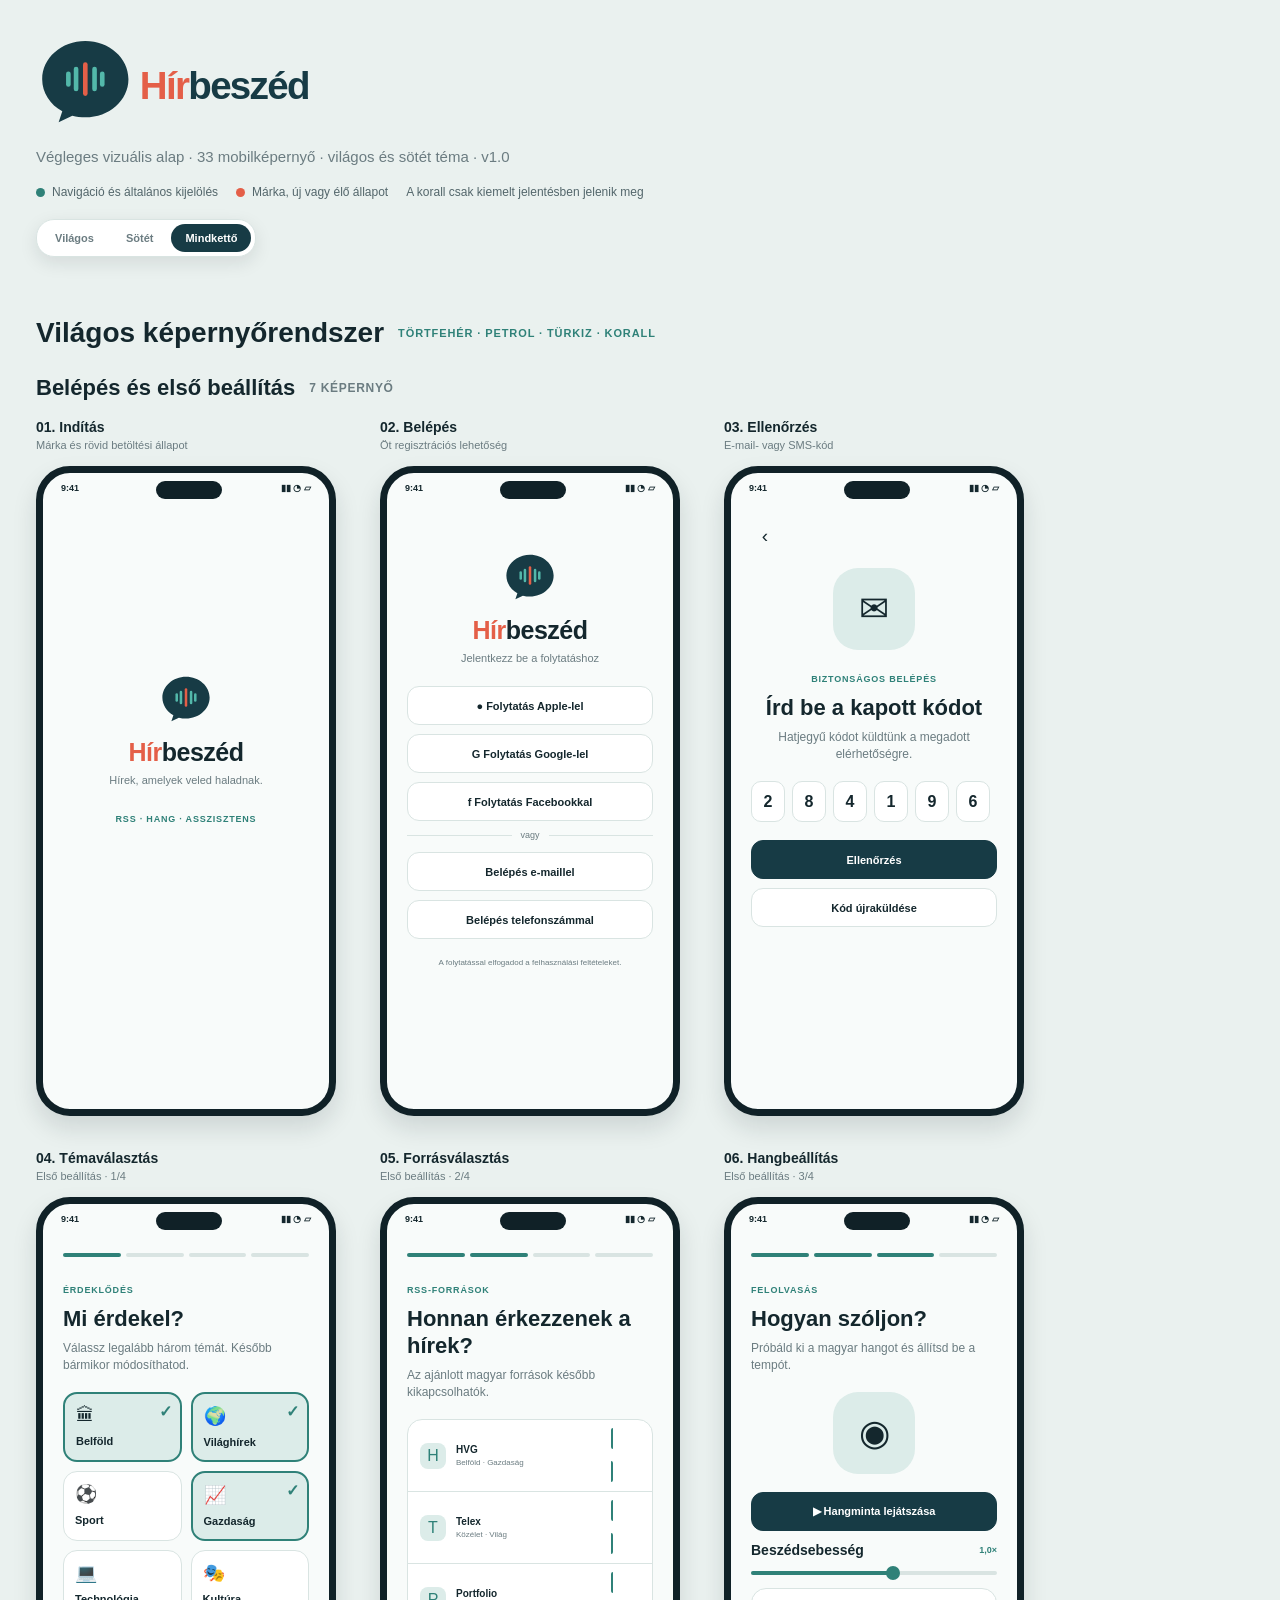
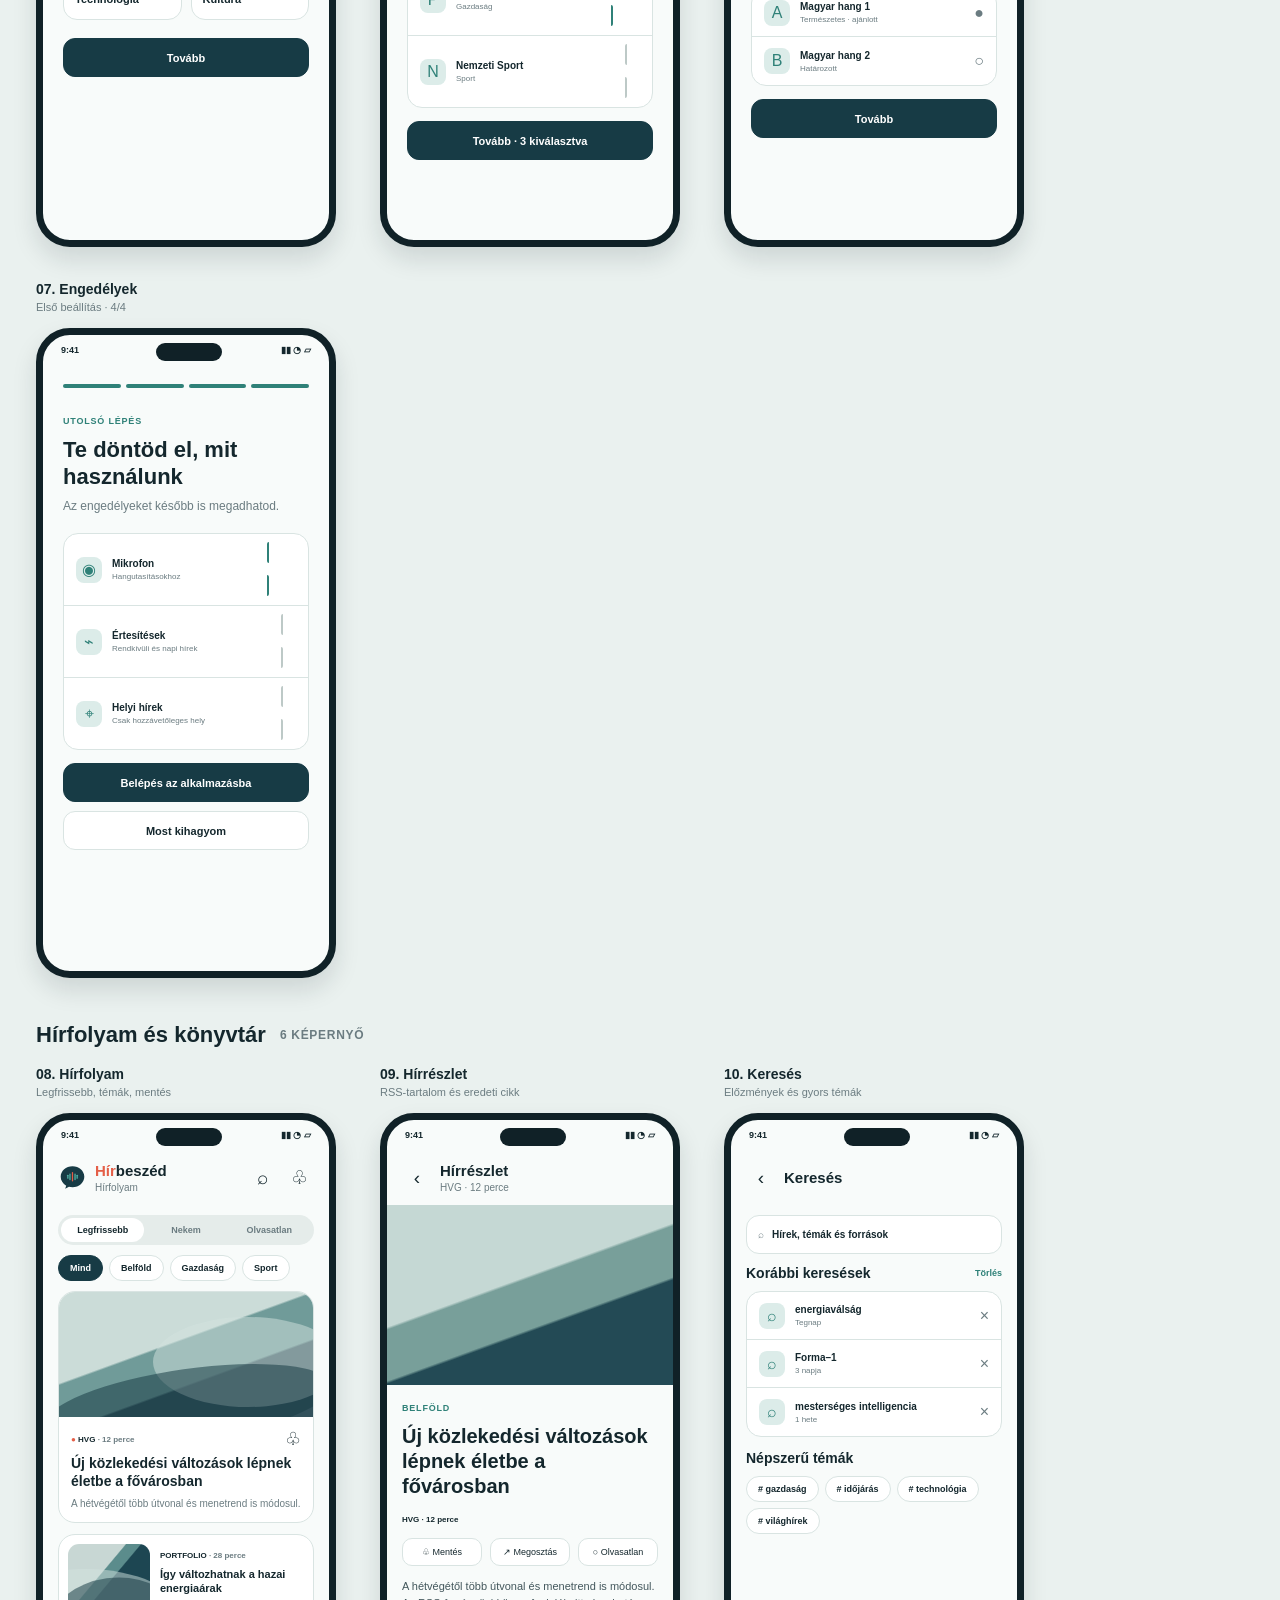
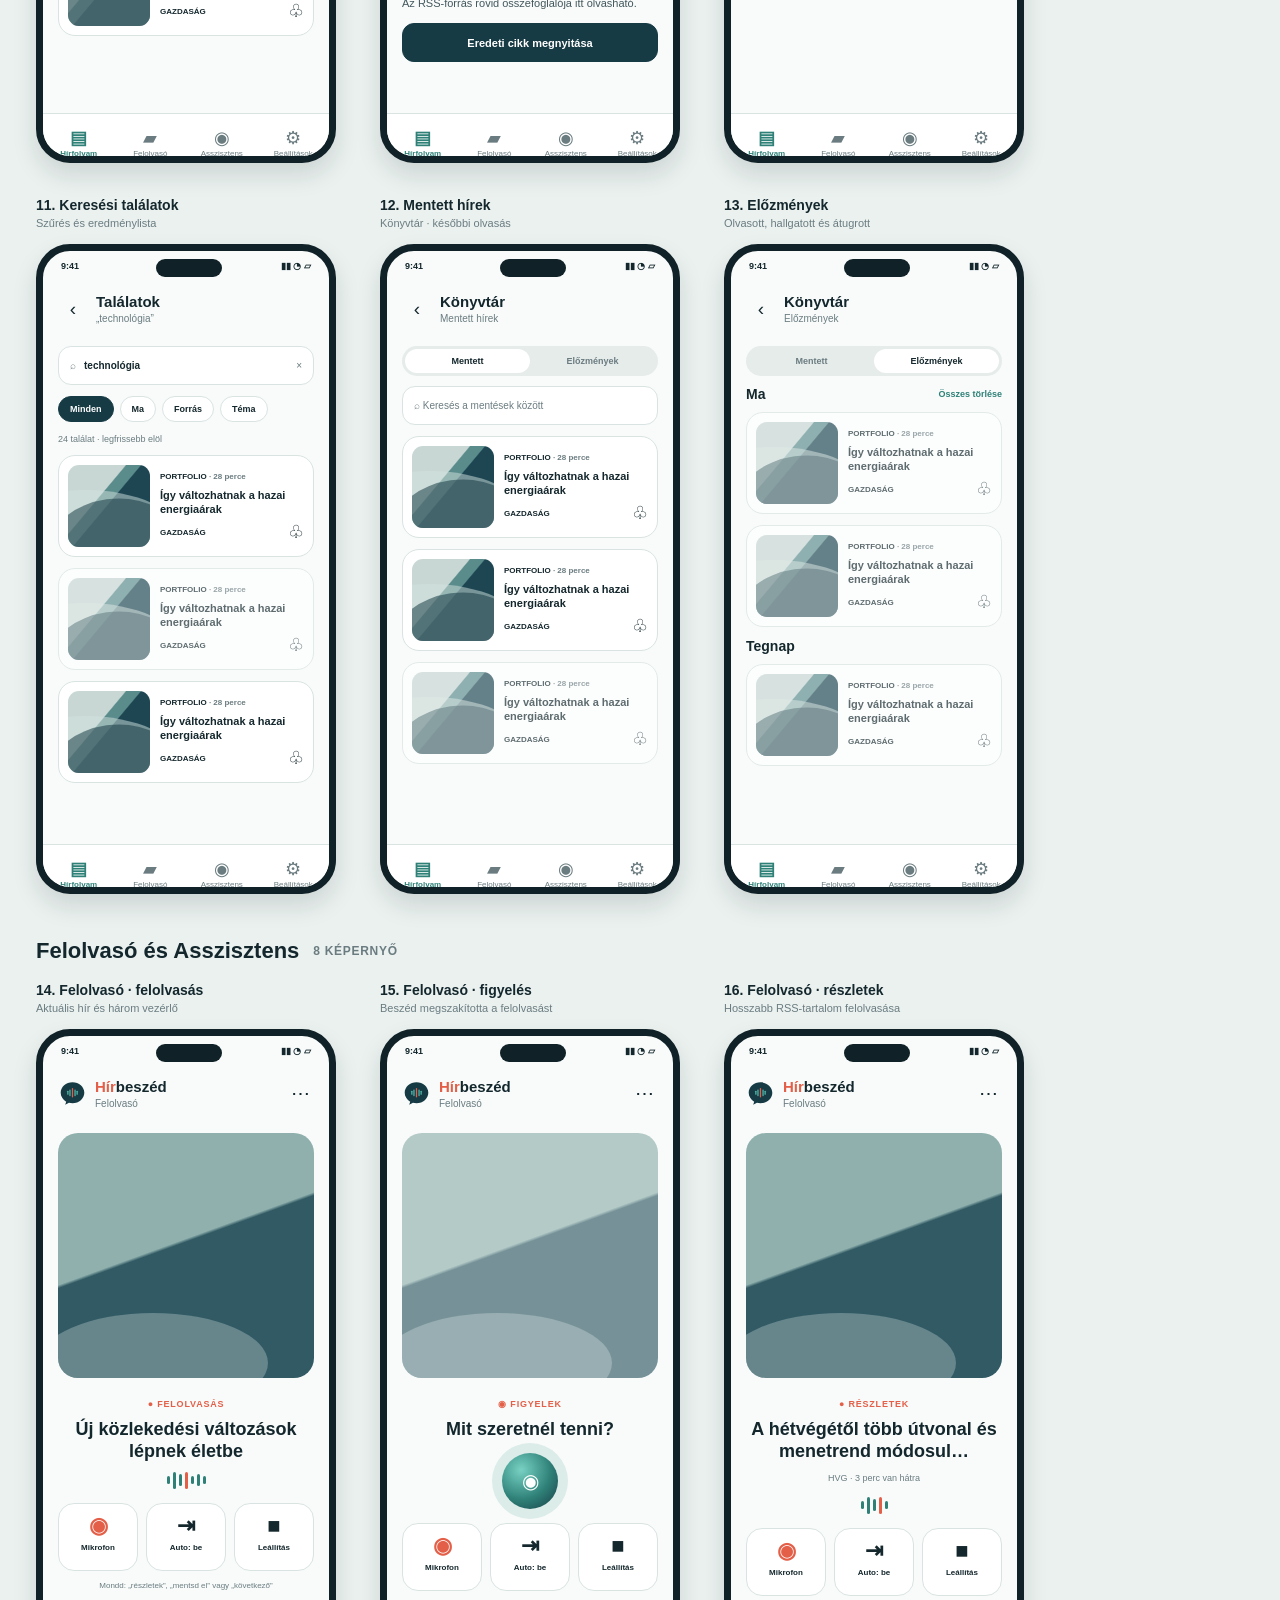
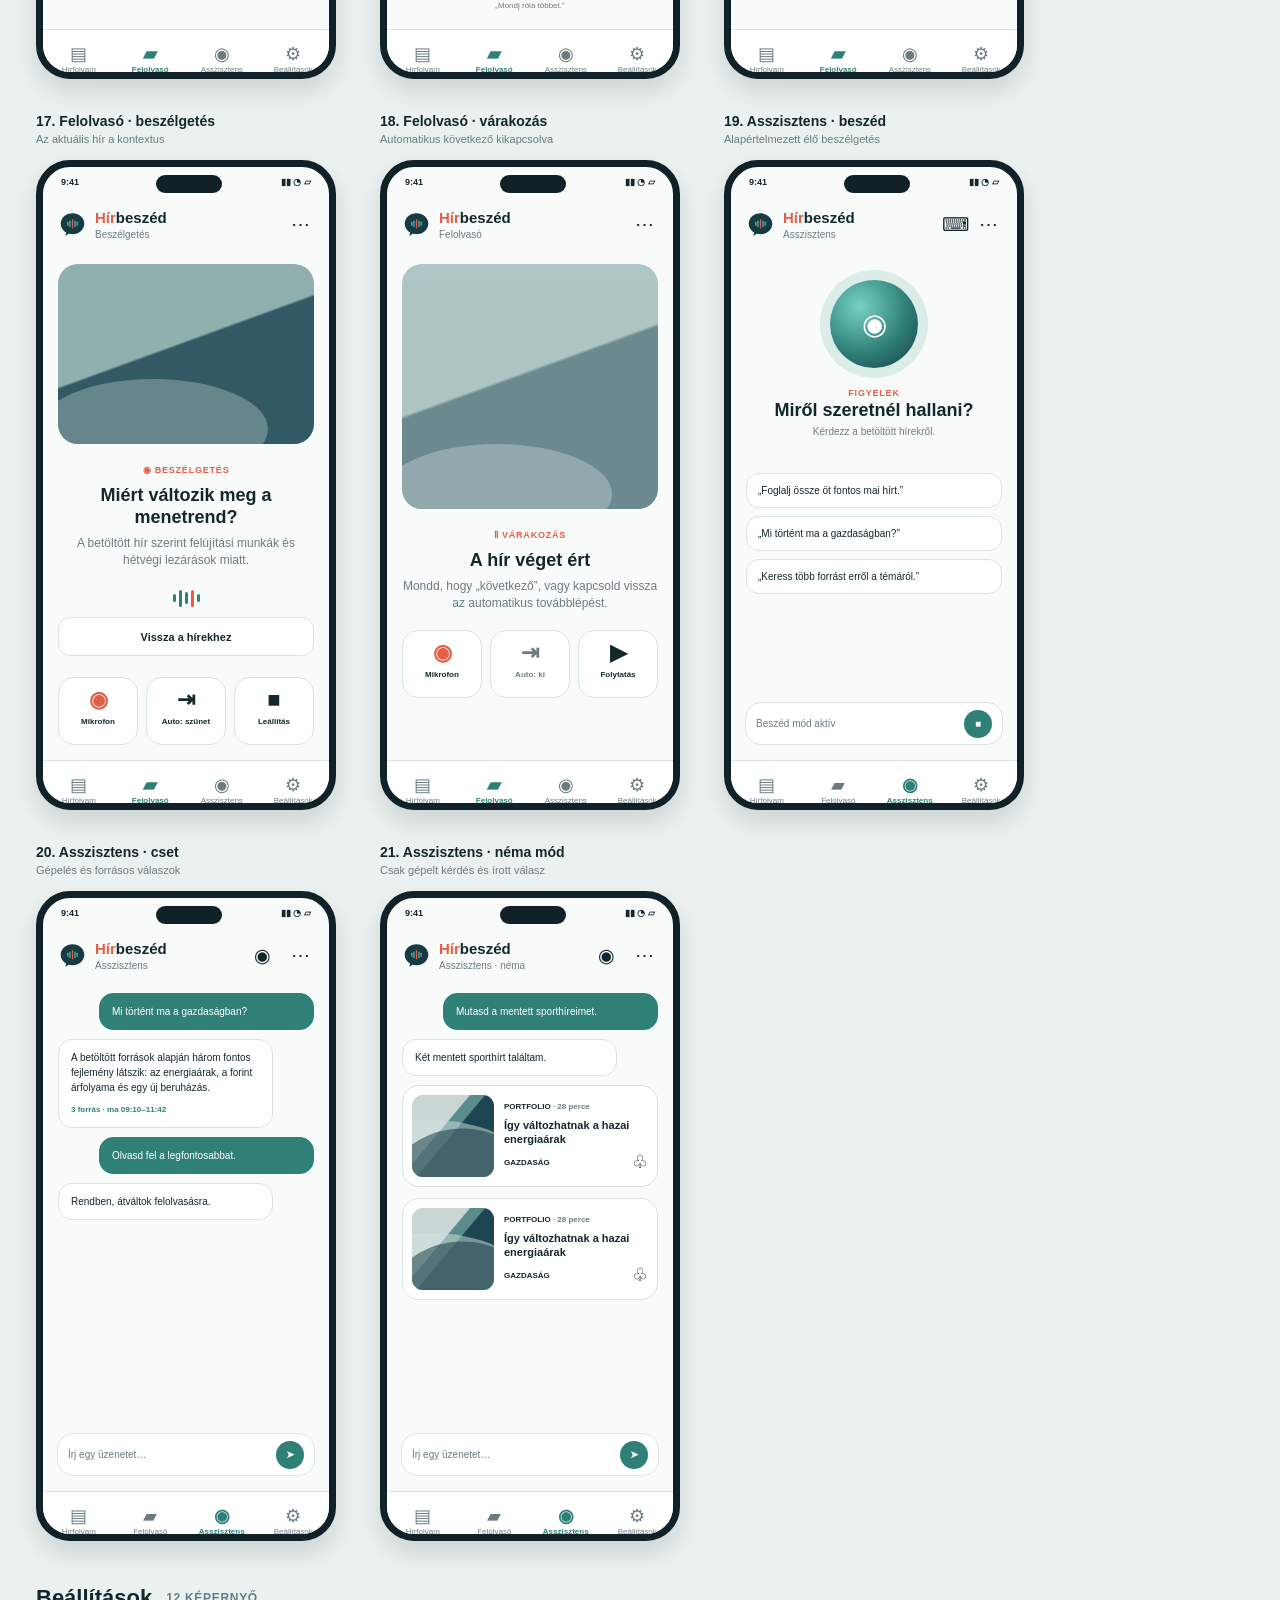
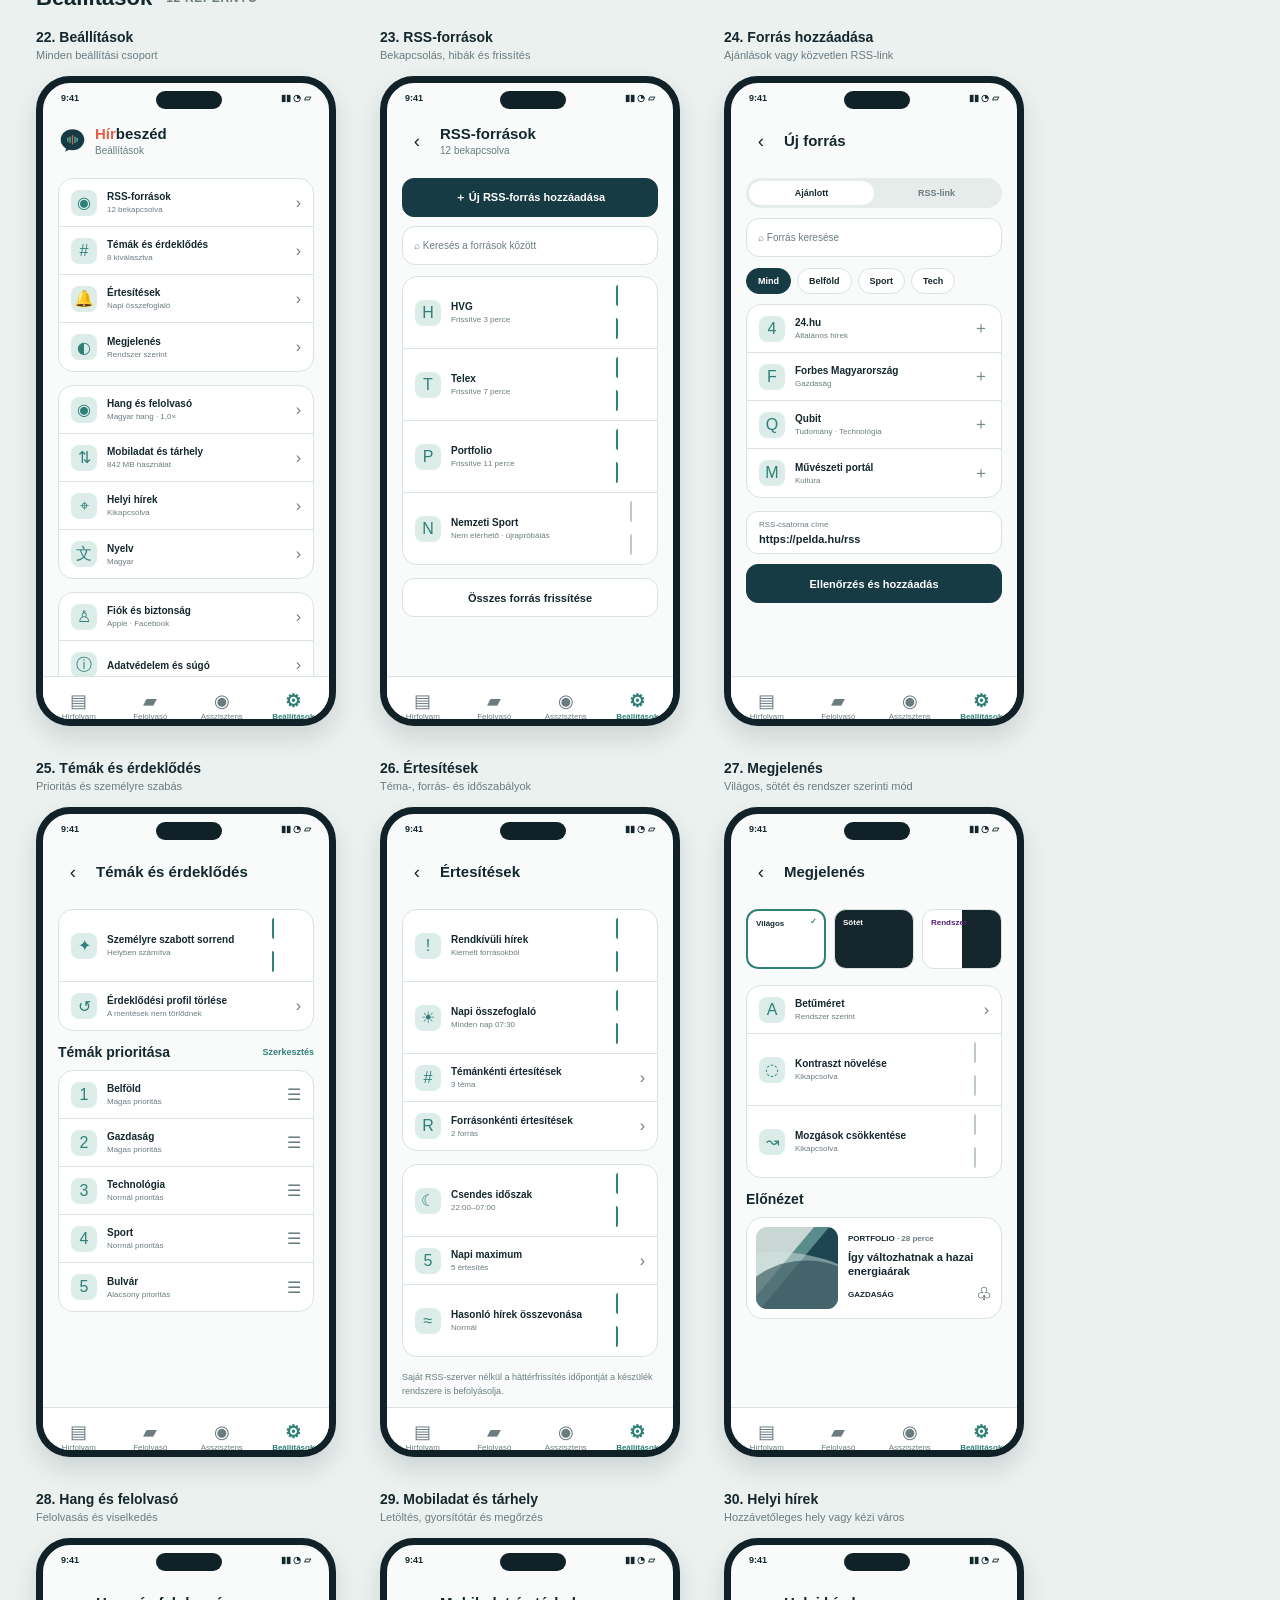
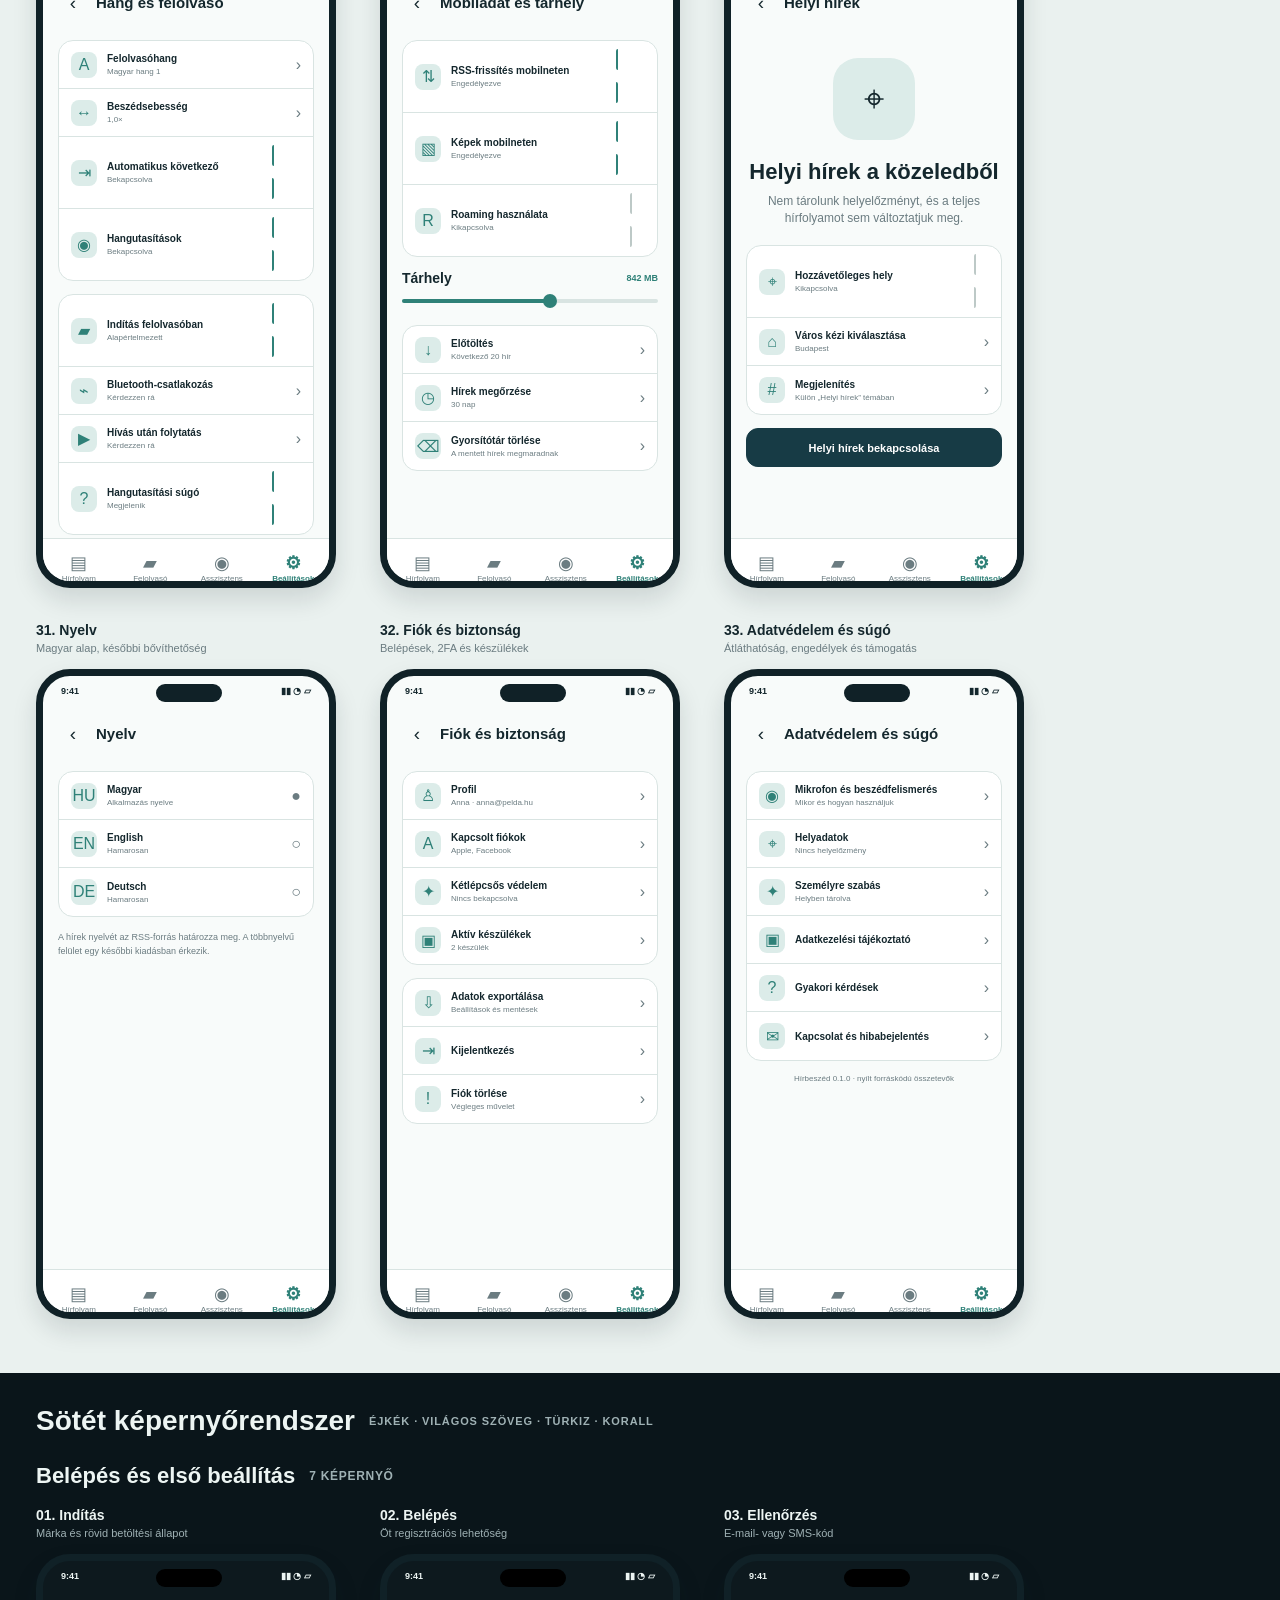
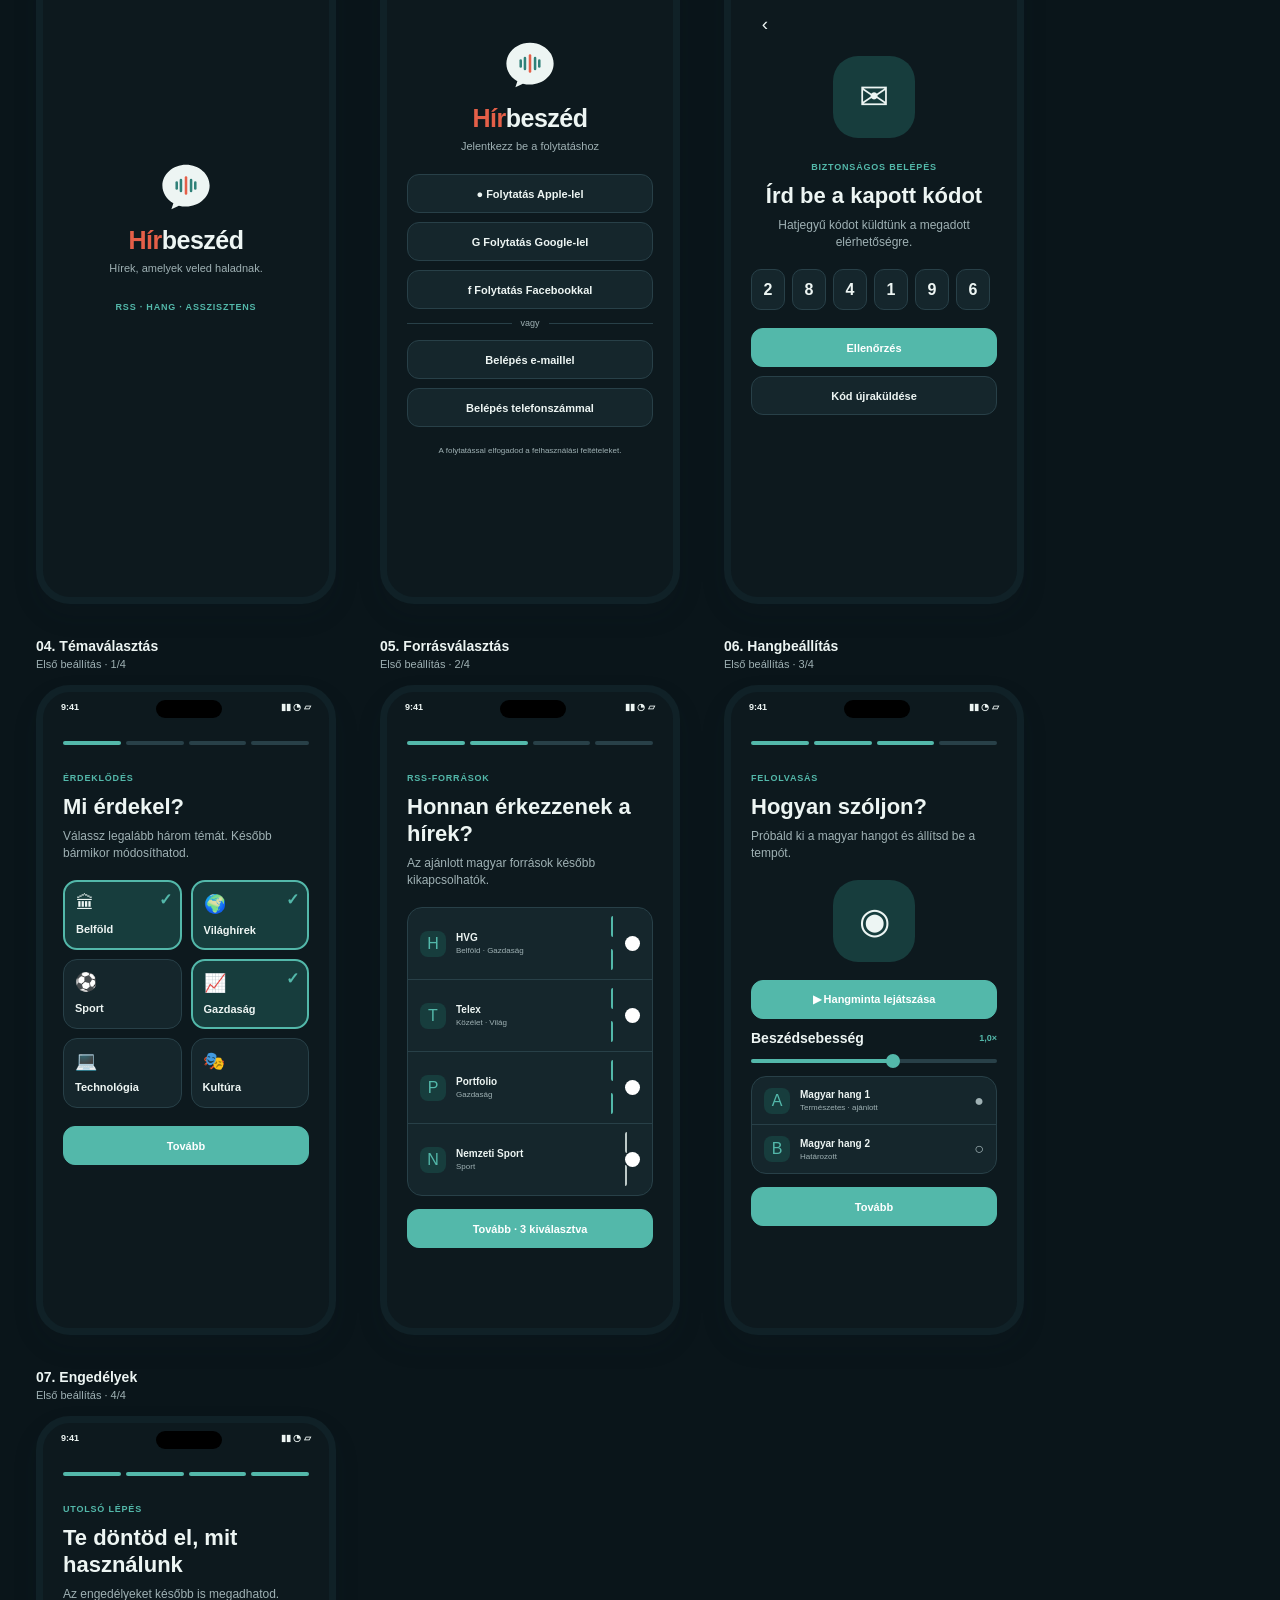
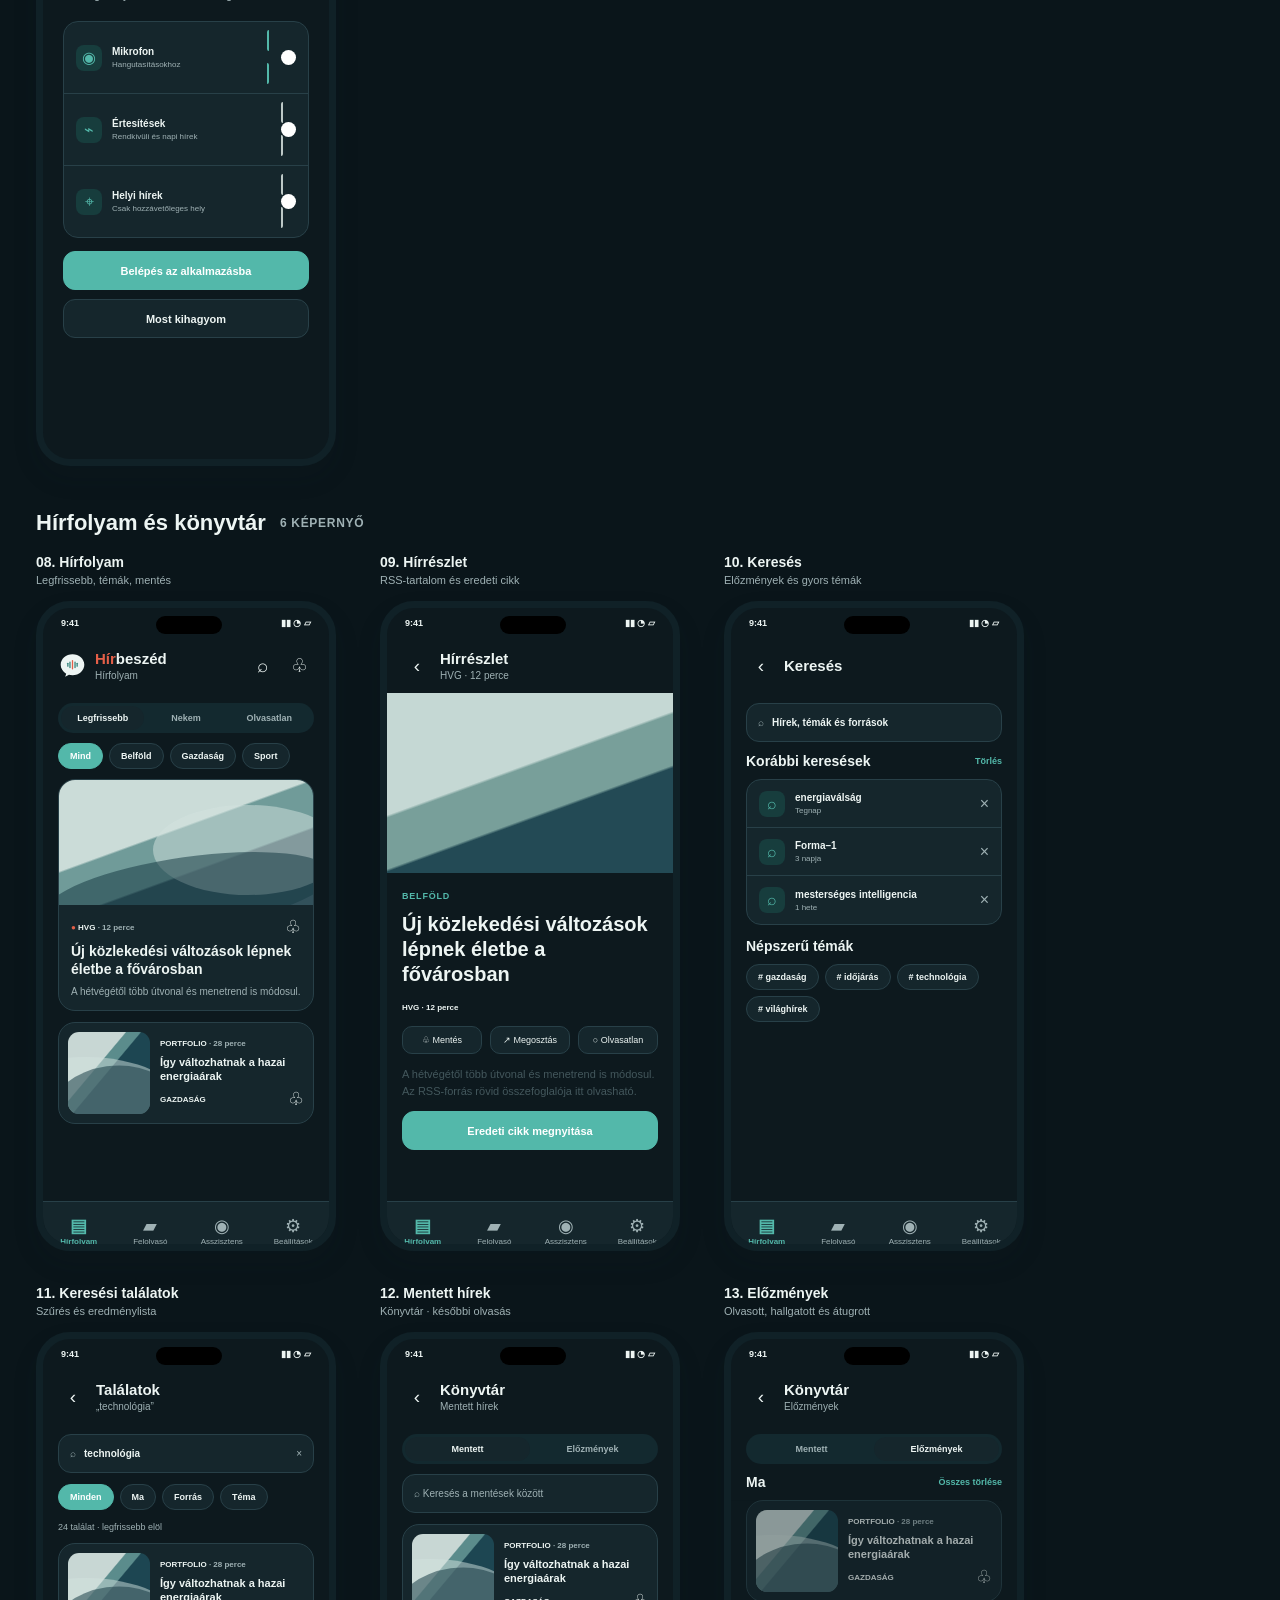
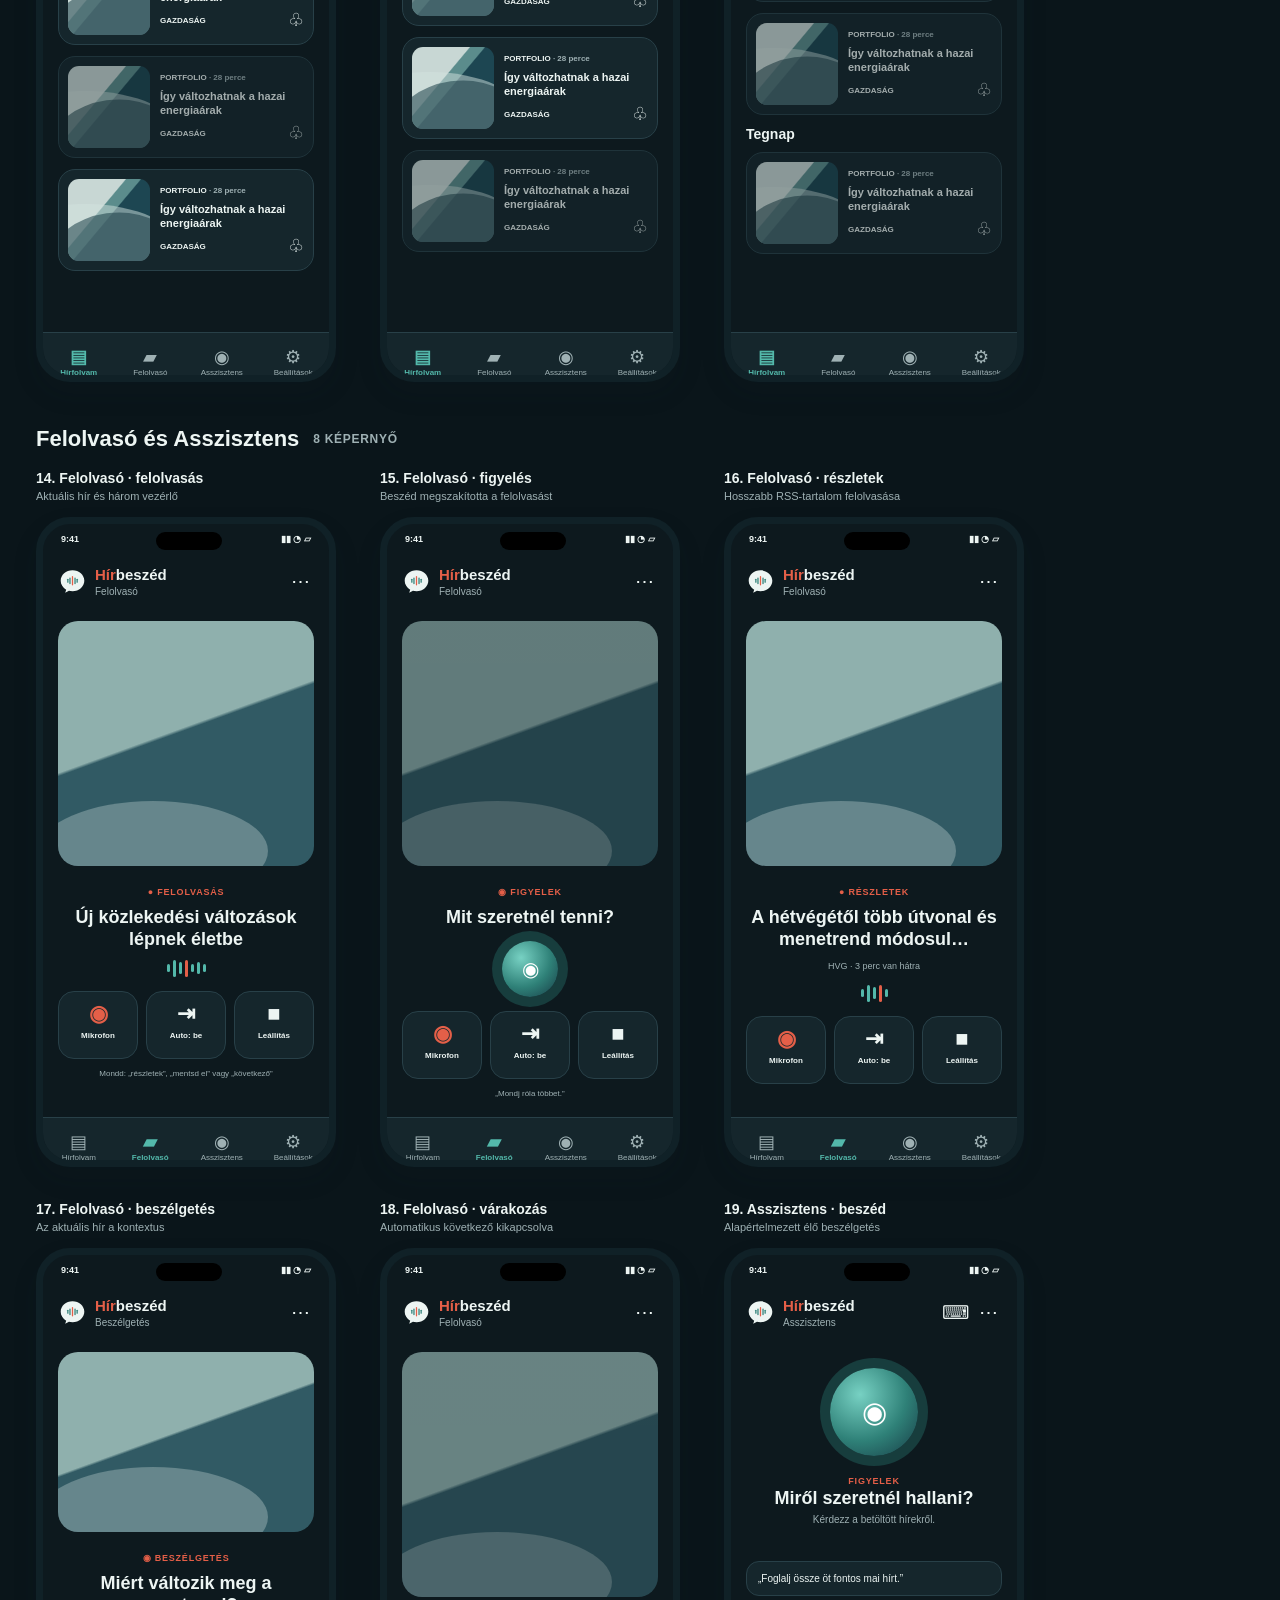
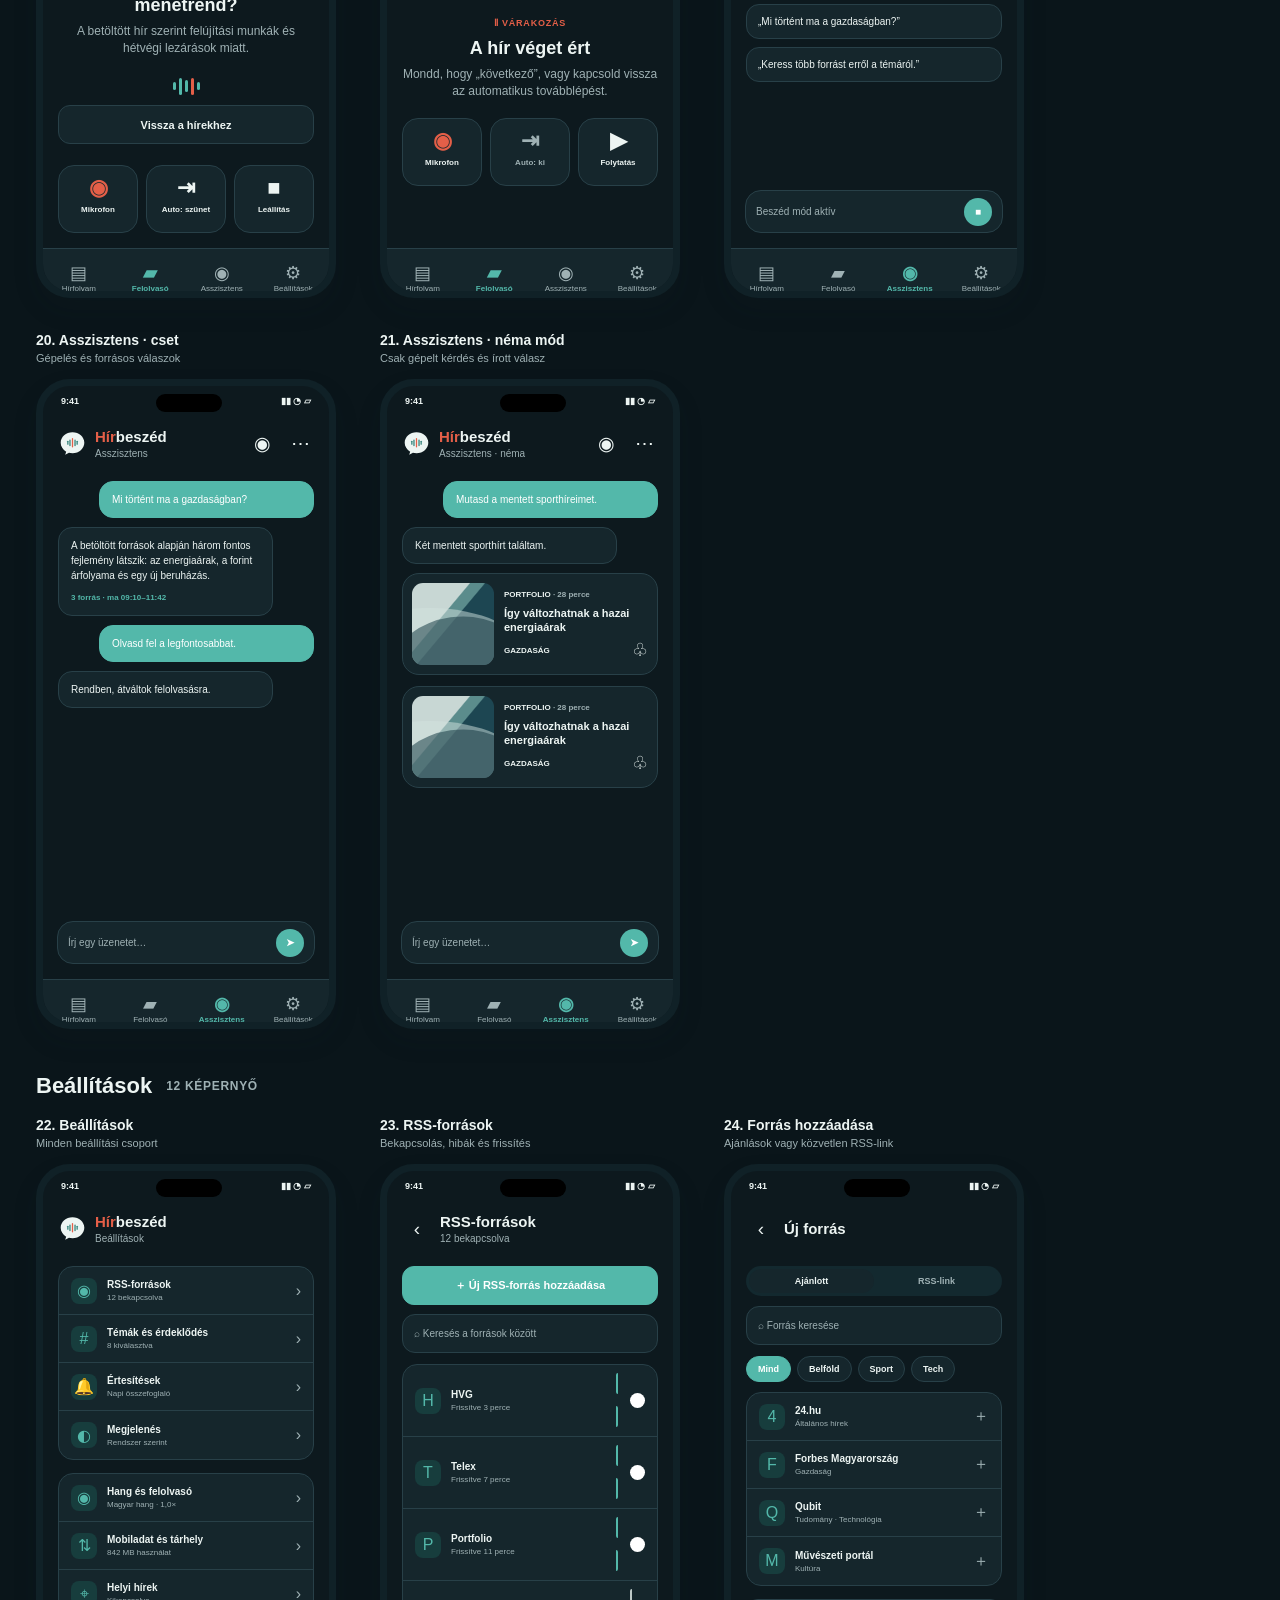
<file: docs/wireframes/osszes-oldal.html>
<!doctype html>
<html lang="hu">
<head>
  <meta charset="utf-8">
  <meta name="viewport" content="width=device-width,initial-scale=1">
  <title>Hírbeszéd – végleges képernyőrendszer</title>
  <style>
    :root {
      --canvas:#eaf1ef; --ink:#14272d; --muted:#6b7c81; --line:#d9e4e2;
      --paper:#f8fbfa; --card:#fff; --petrol:#173b45; --teal:#2f8178;
      --teal-soft:#dcece9; --coral:#e45f48; --amber:#e6a43b;
    }
    *{box-sizing:border-box} body{margin:0;background:var(--canvas);color:var(--ink);font-family:Inter,Segoe UI,Arial,sans-serif}
    .page-head{max-width:1800px;margin:0 auto;padding:36px 36px 28px}.page-brand{width:360px;height:auto;display:block;margin-bottom:12px}.page-head p{margin:0;color:var(--muted);font-size:15px}
    .legend{display:flex;gap:18px;flex-wrap:wrap;margin-top:20px}.legend span{display:flex;align-items:center;gap:7px;font-size:12px;color:#53666b}.dot{width:9px;height:9px;border-radius:50%;background:var(--teal)}
    .theme-picker{position:sticky;top:12px;z-index:20;display:inline-flex;gap:4px;margin-top:20px;padding:4px;border-radius:18px;background:#fff;border:1px solid var(--line);box-shadow:0 6px 18px rgba(16,33,39,.1)}.theme-picker button{border:0;border-radius:14px;background:transparent;color:var(--muted);padding:8px 14px;font-size:11px;font-weight:750;cursor:pointer}.theme-picker button.on{background:var(--petrol);color:#fff}.theme-board{padding:32px 0 10px}.theme-board[hidden]{display:none}.board-head{max-width:1800px;margin:0 auto 26px;padding:0 36px;display:flex;align-items:center;gap:14px}.board-head h2{font-size:28px;margin:0}.board-head span{font-size:11px;font-weight:800;letter-spacing:.9px;color:var(--teal)}.dark-board{background:#0a151a}.dark-board .board-head h2,.dark-board .group-title b,.dark-board .screen-label b{color:#EDF5F3}.dark-board .board-head span,.dark-board .group-title span,.dark-board .screen-label span{color:#9FB1B4}
    .group{max-width:1800px;margin:0 auto 44px;padding:0 36px}.group-title{display:flex;align-items:center;gap:14px;margin:0 0 18px}.group-title b{font-size:22px}.group-title span{font-size:12px;color:var(--muted);letter-spacing:.7px;text-transform:uppercase}
    .grid{display:grid;grid-template-columns:repeat(5,300px);gap:34px 44px;align-items:start}.screen-wrap{width:300px}.screen-label{height:47px}.screen-label b{display:block;font-size:14px}.screen-label span{display:block;font-size:11px;color:var(--muted);margin-top:4px}
    .phone{position:relative;width:300px;height:650px;border:7px solid #102127;border-radius:34px;background:var(--paper);overflow:hidden;box-shadow:0 12px 24px rgba(16,33,39,.13)}
    .phone.dark{--paper:#0d191e;--card:#15262c;--ink:#edf5f3;--muted:#9fb1b4;--line:#284048;--petrol:#53b8aa;--teal:#53b8aa;--teal-soft:#173d3d;background:var(--paper);color:var(--ink)}
    .status{height:27px;padding:10px 18px 0;display:flex;justify-content:space-between;font-size:9px;font-weight:750}.island{position:absolute;top:8px;left:113px;width:66px;height:18px;border-radius:12px;background:#102127}.dark .island{background:#000}
    .appbar{height:58px;padding:10px 16px 7px;display:flex;align-items:center;gap:9px}.brandmark{width:27px;height:27px;color:transparent;display:grid;place-items:center;font-size:0;background:transparent url('../../assets/brand/hirbeszed-mark-light.svg') center/contain no-repeat}.dark .brandmark{background-image:url('../../assets/brand/hirbeszed-mark-dark.svg')}.titles{min-width:0;flex:1}.titles h2{font-size:15px;line-height:17px;margin:0}.titles h2 .coral,.brandword .coral{color:var(--coral)}.titles p{font-size:10px;margin:3px 0 0;color:var(--muted)}
    .icon{width:28px;height:28px;border:0;background:transparent;color:var(--ink);display:grid;place-items:center;font-size:19px}.content{height:508px;padding:10px 15px 18px;overflow:hidden}.no-nav .content{height:558px}.auth .content{height:600px;padding:22px 20px}.bottom{height:57px;border-top:1px solid var(--line);background:var(--card);display:grid;grid-template-columns:repeat(4,1fr);align-items:center}.navitem{text-align:center;color:var(--muted);font-size:8px}.navitem i{display:block;font-style:normal;font-size:18px;line-height:22px}.navitem.active{color:var(--teal);font-weight:800}
    .hero-brand{text-align:center;padding:28px 0 22px}.hero-brand .brandmark{margin:0 auto 12px;width:54px;height:54px}.hero-brand h1{margin:0;font-size:25px}.hero-brand p{font-size:11px;color:var(--muted);margin:7px 0 0}.brandword{font-weight:780;letter-spacing:-.5px}.eyebrow{font-size:9px;font-weight:800;letter-spacing:.8px;color:var(--teal);text-transform:uppercase}.h1{font-size:22px;line-height:27px;margin:8px 0}.lead{font-size:12px;line-height:17px;color:var(--muted);margin:0 0 18px}
    .btn{width:100%;height:39px;border-radius:12px;border:1px solid var(--line);background:var(--card);color:var(--ink);font-weight:750;font-size:11px;margin:0 0 9px}.btn.primary{background:var(--petrol);color:white;border-color:var(--petrol)}.btn.social{display:flex;align-items:center;justify-content:center;gap:10px}.btn.danger{color:#c74738;border-color:#efc4bd}.btn.small{width:auto;padding:0 15px;height:32px}
    .or{display:flex;align-items:center;gap:9px;color:var(--muted);font-size:9px;margin:7px 0 12px}.or:before,.or:after{content:"";height:1px;background:var(--line);flex:1}
    .field{height:43px;border:1px solid var(--line);background:var(--card);border-radius:12px;padding:8px 12px;margin-bottom:10px}.field label{display:block;font-size:8px;color:var(--muted)}.field span{font-size:11px;font-weight:650}.code{display:flex;gap:7px;margin:18px 0}.code b{width:34px;height:41px;background:var(--card);border:1px solid var(--line);border-radius:10px;display:grid;place-items:center}
    .progress{display:flex;gap:5px;margin-bottom:22px}.progress i{height:4px;flex:1;border-radius:3px;background:var(--line)}.progress i.on{background:var(--teal)}
    .check-grid{display:grid;grid-template-columns:1fr 1fr;gap:9px}.check{height:70px;border:1px solid var(--line);background:var(--card);border-radius:14px;padding:11px;position:relative}.check.on{border:2px solid var(--teal);background:var(--teal-soft)}.check b{font-size:11px}.check span{display:block;font-size:18px;margin-bottom:5px}.check em{position:absolute;right:8px;top:8px;font-style:normal;color:var(--teal);font-weight:900}
    .pills{display:flex;gap:6px;margin-bottom:10px;overflow:hidden}.pill{white-space:nowrap;padding:7px 11px;border-radius:14px;border:1px solid var(--line);background:var(--card);font-size:9px;font-weight:700}.pill.on{background:var(--petrol);border-color:var(--petrol);color:white}.seg{display:grid;grid-template-columns:repeat(3,1fr);background:#e5ecea;border-radius:16px;padding:3px;margin-bottom:10px}.dark .seg{background:#13292f}.seg span{text-align:center;padding:7px 2px;font-size:9px;font-weight:750;color:var(--muted)}.seg .on{background:var(--card);border-radius:13px;color:var(--ink)}
    .news{background:var(--card);border:1px solid var(--line);border-radius:17px;margin-bottom:11px;overflow:hidden}.photo{height:125px;position:relative;background:linear-gradient(145deg,#9ebcb8,#326a6c);overflow:hidden}.photo:before{content:"";position:absolute;width:190px;height:90px;border-radius:50%;background:#d3e4df80;right:-30px;top:25px}.photo:after{content:"";position:absolute;left:-15px;right:-20px;height:72px;bottom:-24px;background:#173b4588;transform:rotate(-8deg);border-radius:50%}.photo.city{background:linear-gradient(160deg,#cbdcd8 0 42%,#709b99 43% 64%,#32515b 65%)}.photo.economy{background:linear-gradient(130deg,#c8d7d4 0 38%,#5b8c8c 39% 48%,#1d4652 49%)}
    .news-body{padding:11px 12px}.meta{font-size:8px;font-weight:800}.meta .new{color:var(--coral)}.meta .time{color:var(--muted);font-weight:600}.news h3{font-size:14px;line-height:18px;margin:8px 0 7px}.news p{font-size:10px;line-height:14px;color:var(--muted);margin:0}.save{float:right;font-size:18px}.compact{display:grid;grid-template-columns:82px 1fr;gap:10px;padding:9px}.compact .photo{height:82px;border-radius:11px}.compact h3{font-size:11px;line-height:14px;margin:5px 0}.read{opacity:.67}
    .section-title{display:flex;justify-content:space-between;align-items:center;margin:2px 0 10px}.section-title h3{font-size:14px;margin:0}.section-title a{font-size:9px;color:var(--teal);font-weight:750}
    .searchbox{height:39px;border-radius:13px;background:var(--card);border:1px solid var(--line);display:flex;align-items:center;gap:8px;padding:0 11px;color:var(--muted);font-size:10px;margin-bottom:11px}.searchbox b{color:var(--ink)}
    .list{background:var(--card);border:1px solid var(--line);border-radius:15px;overflow:hidden;margin-bottom:13px}.row{min-height:48px;padding:10px 12px;border-bottom:1px solid var(--line);display:flex;align-items:center;gap:10px}.row:last-child{border-bottom:0}.row .ri{width:26px;height:26px;border-radius:8px;background:var(--teal-soft);color:var(--teal);display:grid;place-items:center}.row .rt{flex:1}.row b{font-size:10px;display:block}.row small{display:block;font-size:8px;color:var(--muted);margin-top:3px}.chev{color:var(--muted)}.toggle{width:33px;height:19px;background:#bdc9c7;border-radius:11px;padding:2px}.toggle:after{content:"";display:block;width:15px;height:15px;border-radius:50%;background:#fff}.toggle.on{background:var(--teal)}.toggle.on:after{margin-left:14px}.radio{width:17px;height:17px;border:1.5px solid var(--line);border-radius:50%}.radio.on{border:5px solid var(--teal)}
    .article-img{height:180px;margin:-10px -15px 12px;background:linear-gradient(160deg,#c5d8d4 0 43%,#789f9a 44% 62%,#234a55 63%);position:relative}.article h1{font-size:20px;line-height:25px;margin:9px 0}.article p{font-size:11px;line-height:17px;color:#43575c}.article-actions{display:flex;gap:8px;margin:12px 0}.action{flex:1;border:1px solid var(--line);border-radius:10px;padding:8px;text-align:center;font-size:9px;background:var(--card)}
    .car .content{height:508px;padding:12px 15px;background:var(--paper)}.car-photo{height:245px;border-radius:20px;background:linear-gradient(160deg,#8fb0ad 0 45%,#315a64 46%);position:relative;overflow:hidden}.car-photo:after{content:"";position:absolute;width:230px;height:100px;border-radius:50%;background:#d7e5e250;bottom:-35px;left:-20px}.car-state{text-align:center;margin:15px 0 8px}.car-state span{font-size:9px;color:var(--coral);font-weight:850;letter-spacing:.8px}.car-state h2{font-size:18px;line-height:22px;margin:7px 0}.wave{height:22px;display:flex;gap:3px;justify-content:center;align-items:center}.wave i{width:3px;height:8px;border-radius:4px;background:var(--teal)}.wave i:nth-child(2n){height:17px}.wave i:nth-child(3n){height:12px}.wave i:nth-child(4){background:var(--coral)}.car-controls{display:grid;grid-template-columns:repeat(3,1fr);gap:8px;margin-top:12px}.car-btn{height:68px;border-radius:16px;background:var(--card);border:1px solid var(--line);text-align:center;padding:9px 3px;font-size:8px;font-weight:750}.car-btn i{display:block;font-style:normal;font-size:22px;margin-bottom:4px}.car-btn:first-child i{color:var(--coral)}.car-btn.off{color:var(--muted)}.car-help{text-align:center;color:var(--muted);font-size:8px;margin-top:10px}
    .assistant-hero{text-align:center;padding:18px 0}.assistant-hero .eyebrow{color:var(--coral)}.orb{width:88px;height:88px;margin:0 auto 14px;border-radius:50%;background:radial-gradient(circle at 34% 30%,#77d1c3,#2f8178 55%,#173b45);box-shadow:0 0 0 10px var(--teal-soft);display:grid;place-items:center;color:white;font-size:29px}.assistant-hero h2{font-size:18px;margin:0 0 5px}.assistant-hero p{font-size:10px;color:var(--muted);margin:0}.suggestions{display:grid;gap:8px;margin-top:18px}.suggestion{background:var(--card);border:1px solid var(--line);border-radius:13px;padding:11px;font-size:10px}.composer{position:absolute;bottom:58px;left:14px;right:14px;height:43px;border:1px solid var(--line);border-radius:16px;background:var(--card);display:flex;align-items:center;padding:0 10px;font-size:10px;color:var(--muted)}.composer b{margin-left:auto;width:28px;height:28px;border-radius:50%;background:var(--teal);color:white;display:grid;place-items:center}.bubble{max-width:84%;padding:10px 12px;border-radius:14px;background:var(--card);border:1px solid var(--line);font-size:10px;line-height:15px;margin-bottom:9px}.bubble.me{margin-left:auto;background:var(--teal);color:#fff;border-color:var(--teal)}.source-chip{display:inline-block;margin-top:7px;font-size:8px;color:var(--teal);font-weight:750}
    .big-icon{width:82px;height:82px;border-radius:25px;background:var(--teal-soft);display:grid;place-items:center;font-size:36px;margin:18px auto}.center{text-align:center}.hint{font-size:9px;color:var(--muted);line-height:14px}.footer-note{text-align:center;color:var(--muted);font-size:8px;margin-top:10px}.palette{display:grid;grid-template-columns:repeat(3,1fr);gap:8px}.swatch{height:60px;border-radius:12px;padding:8px;font-size:8px;font-weight:750;border:1px solid var(--line);position:relative}.phone:not(.dark) .swatch.light-option,.phone.dark .swatch.dark-option{border:2px solid var(--teal)}.phone:not(.dark) .swatch.light-option:after,.phone.dark .swatch.dark-option:after{content:"✓";position:absolute;right:7px;top:6px;color:var(--teal);font-weight:900}.range{height:4px;background:var(--line);border-radius:3px;margin:13px 0;position:relative}.range:after{content:"";position:absolute;left:0;top:0;width:58%;height:4px;background:var(--teal);border-radius:3px}.range:before{content:"";position:absolute;left:55%;top:-5px;width:14px;height:14px;border-radius:50%;background:var(--teal);z-index:2}
    @media(max-width:1650px){.grid{grid-template-columns:repeat(4,300px)}}
    @media(max-width:1320px){.grid{grid-template-columns:repeat(3,300px)}}
  </style>
</head>
<body>
  <header class="page-head">
    <img class="page-brand" src="../../assets/brand/hirbeszed-logo-light.svg" alt="Hírbeszéd">
    <p>Végleges vizuális alap · 33 mobilképernyő · világos és sötét téma · v1.0</p>
    <div class="legend"><span><i class="dot"></i> Navigáció és általános kijelölés</span><span><i class="dot" style="background:var(--coral)"></i> Márka, új vagy élő állapot</span><span>A korall csak kiemelt jelentésben jelenik meg</span></div>
    <div class="theme-picker" role="group" aria-label="Témaelőnézet">
      <button type="button" data-theme="light">Világos</button>
      <button type="button" data-theme="dark">Sötét</button>
      <button type="button" data-theme="both" class="on">Mindkettő</button>
    </div>
  </header>
  <main id="app"></main>
  <script>
    const nav = (active='feed') => `<nav class="bottom">
      <div class="navitem ${active==='feed'?'active':''}"><i>▤</i>Hírfolyam</div>
      <div class="navitem ${active==='car'?'active':''}"><i>▰</i>Felolvasó</div>
      <div class="navitem ${active==='ai'?'active':''}"><i>◉</i>Asszisztens</div>
      <div class="navitem ${active==='settings'?'active':''}"><i>⚙</i>Beállítások</div></nav>`;
    const status = `<div class="status"><b>9:41</b><span>▮▮ ◔ ▱</span></div><div class="island"></div>`;
    const appbar = (section, actions='⌕ ♧') => `<header class="appbar"><div class="brandmark">Hírbeszéd</div><div class="titles"><h2><span class="coral">Hír</span>beszéd</h2><p>${section}</p></div>${actions.split(' ').filter(Boolean).map(x=>`<button class="icon">${x}</button>`).join('')}</header>`;
    const simplebar = (title, sub='') => `<header class="appbar"><button class="icon">‹</button><div class="titles"><h2>${title}</h2>${sub?`<p>${sub}</p>`:''}</div></header>`;
    const shell = (s, theme='light') => `<article class="screen-wrap"><div class="screen-label"><b>${s.n}. ${s.label}</b><span>${s.desc}</span></div><section class="phone ${theme==='dark'?'dark':''} ${s.auth?'auth no-nav':''} ${s.noNav?'no-nav':''} ${s.car?'car':''}">${status}${s.bar||''}<div class="content">${s.body}</div>${s.nav?nav(s.nav):''}</section></article>`;
    const row=(icon,title,sub='',end='›')=>`<div class="row"><span class="ri">${icon}</span><span class="rt"><b>${title}</b>${sub?`<small>${sub}</small>`:''}</span><span class="chev">${end}</span></div>`;
    const toggle=(on=true)=>`<span class="toggle ${on?'on':''}"></span>`;
    const news=(compact=false,read=false)=>compact?`<div class="news compact ${read?'read':''}"><div class="photo economy"></div><div><span class="meta">PORTFOLIO <span class="time">· 28 perce</span></span><h3>Így változhatnak a hazai energiaárak</h3><span class="meta time">GAZDASÁG</span><span class="save">♧</span></div></div>`:`<div class="news ${read?'read':''}"><div class="photo city"></div><div class="news-body"><span class="save">♧</span><span class="meta"><span class="new">●</span> HVG <span class="time">· 12 perce</span></span><h3>Új közlekedési változások lépnek életbe a fővárosban</h3><p>A hétvégétől több útvonal és menetrend is módosul.</p></div></div>`;
    const group=(title,sub,screens,theme)=>`<section class="group"><h2 class="group-title"><b>${title}</b><span>${sub}</span></h2><div class="grid">${screens.map(s=>shell(s,theme)).join('')}</div></section>`;

    const authScreens = [
      {n:'01',label:'Indítás',desc:'Márka és rövid betöltési állapot',auth:true,body:`<div class="hero-brand" style="padding-top:150px"><div class="brandmark">Hírbeszéd</div><h1 class="brandword"><span class="coral">Hír</span>beszéd</h1><p>Hírek, amelyek veled haladnak.</p></div><div class="center"><span class="eyebrow">RSS · HANG · ASSZISZTENS</span></div>`},
      {n:'02',label:'Belépés',desc:'Öt regisztrációs lehetőség',auth:true,body:`<div class="hero-brand"><div class="brandmark">Hírbeszéd</div><h1 class="brandword"><span class="coral">Hír</span>beszéd</h1><p>Jelentkezz be a folytatáshoz</p></div><button class="btn social">● Folytatás Apple-lel</button><button class="btn social">G Folytatás Google-lel</button><button class="btn social">f Folytatás Facebookkal</button><div class="or">vagy</div><button class="btn">Belépés e-maillel</button><button class="btn">Belépés telefonszámmal</button><p class="footer-note">A folytatással elfogadod a felhasználási feltételeket.</p>`},
      {n:'03',label:'Ellenőrzés',desc:'E-mail- vagy SMS-kód',auth:true,body:`<button class="icon">‹</button><div class="big-icon">✉</div><div class="center"><span class="eyebrow">Biztonságos belépés</span><h1 class="h1">Írd be a kapott kódot</h1><p class="lead">Hatjegyű kódot küldtünk a megadott elérhetőségre.</p></div><div class="code"><b>2</b><b>8</b><b>4</b><b>1</b><b>9</b><b>6</b></div><button class="btn primary">Ellenőrzés</button><button class="btn">Kód újraküldése</button>`},
      {n:'04',label:'Témaválasztás',desc:'Első beállítás · 1/4',auth:true,body:`<div class="progress"><i class="on"></i><i></i><i></i><i></i></div><span class="eyebrow">Érdeklődés</span><h1 class="h1">Mi érdekel?</h1><p class="lead">Válassz legalább három témát. Később bármikor módosíthatod.</p><div class="check-grid"><div class="check on"><span>🏛</span><b>Belföld</b><em>✓</em></div><div class="check on"><span>🌍</span><b>Világhírek</b><em>✓</em></div><div class="check"><span>⚽</span><b>Sport</b></div><div class="check on"><span>📈</span><b>Gazdaság</b><em>✓</em></div><div class="check"><span>💻</span><b>Technológia</b></div><div class="check"><span>🎭</span><b>Kultúra</b></div></div><button class="btn primary" style="margin-top:18px">Tovább</button>`},
      {n:'05',label:'Forrásválasztás',desc:'Első beállítás · 2/4',auth:true,body:`<div class="progress"><i class="on"></i><i class="on"></i><i></i><i></i></div><span class="eyebrow">RSS-források</span><h1 class="h1">Honnan érkezzenek a hírek?</h1><p class="lead">Az ajánlott magyar források később kikapcsolhatók.</p><div class="list">${row('H','HVG','Belföld · Gazdaság',toggle())}${row('T','Telex','Közélet · Világ',toggle())}${row('P','Portfolio','Gazdaság',toggle())}${row('N','Nemzeti Sport','Sport',toggle(false))}</div><button class="btn primary">Tovább · 3 kiválasztva</button>`},
      {n:'06',label:'Hangbeállítás',desc:'Első beállítás · 3/4',auth:true,body:`<div class="progress"><i class="on"></i><i class="on"></i><i class="on"></i><i></i></div><span class="eyebrow">Felolvasás</span><h1 class="h1">Hogyan szóljon?</h1><p class="lead">Próbáld ki a magyar hangot és állítsd be a tempót.</p><div class="big-icon">◉</div><button class="btn primary">▶ Hangminta lejátszása</button><div class="section-title"><h3>Beszédsebesség</h3><a>1,0×</a></div><div class="range"></div><div class="list">${row('A','Magyar hang 1','Természetes · ajánlott','●')}${row('B','Magyar hang 2','Határozott','○')}</div><button class="btn primary">Tovább</button>`},
      {n:'07',label:'Engedélyek',desc:'Első beállítás · 4/4',auth:true,body:`<div class="progress"><i class="on"></i><i class="on"></i><i class="on"></i><i class="on"></i></div><span class="eyebrow">Utolsó lépés</span><h1 class="h1">Te döntöd el, mit használunk</h1><p class="lead">Az engedélyeket később is megadhatod.</p><div class="list">${row('◉','Mikrofon','Hangutasításokhoz',toggle())}${row('⌁','Értesítések','Rendkívüli és napi hírek',toggle(false))}${row('⌖','Helyi hírek','Csak hozzávetőleges hely',toggle(false))}</div><button class="btn primary">Belépés az alkalmazásba</button><button class="btn">Most kihagyom</button>`}
    ];

    const feedScreens = [
      {n:'08',label:'Hírfolyam',desc:'Legfrissebb, témák, mentés',bar:appbar('Hírfolyam'),nav:'feed',body:`<div class="seg"><span class="on">Legfrissebb</span><span>Nekem</span><span>Olvasatlan</span></div><div class="pills"><span class="pill on">Mind</span><span class="pill">Belföld</span><span class="pill">Gazdaság</span><span class="pill">Sport</span></div>${news()}${news(true)}`},
      {n:'09',label:'Hírrészlet',desc:'RSS-tartalom és eredeti cikk',bar:simplebar('Hírrészlet','HVG · 12 perce'),nav:'feed',body:`<div class="article"><div class="article-img"></div><span class="eyebrow">Belföld</span><h1>Új közlekedési változások lépnek életbe a fővárosban</h1><span class="meta">HVG · 12 perce</span><div class="article-actions"><div class="action">♧ Mentés</div><div class="action">↗ Megosztás</div><div class="action">○ Olvasatlan</div></div><p>A hétvégétől több útvonal és menetrend is módosul. Az RSS-forrás rövid összefoglalója itt olvasható.</p><button class="btn primary">Eredeti cikk megnyitása</button></div>`},
      {n:'10',label:'Keresés',desc:'Előzmények és gyors témák',bar:simplebar('Keresés'),nav:'feed',body:`<div class="searchbox">⌕ <b>Hírek, témák és források</b></div><div class="section-title"><h3>Korábbi keresések</h3><a>Törlés</a></div><div class="list">${row('⌕','energiaválság','Tegnap','×')}${row('⌕','Forma–1','3 napja','×')}${row('⌕','mesterséges intelligencia','1 hete','×')}</div><div class="section-title"><h3>Népszerű témák</h3></div><div class="pills" style="flex-wrap:wrap"><span class="pill"># gazdaság</span><span class="pill"># időjárás</span><span class="pill"># technológia</span><span class="pill"># világhírek</span></div>`},
      {n:'11',label:'Keresési találatok',desc:'Szűrés és eredménylista',bar:simplebar('Találatok','„technológia”'),nav:'feed',body:`<div class="searchbox">⌕ <b>technológia</b><span style="margin-left:auto">×</span></div><div class="pills"><span class="pill on">Minden</span><span class="pill">Ma</span><span class="pill">Forrás</span><span class="pill">Téma</span></div><p class="hint">24 találat · legfrissebb elöl</p>${news(true)}${news(true,true)}${news(true)}`},
      {n:'12',label:'Mentett hírek',desc:'Könyvtár · későbbi olvasás',bar:simplebar('Könyvtár','Mentett hírek'),nav:'feed',body:`<div class="seg" style="grid-template-columns:1fr 1fr"><span class="on">Mentett</span><span>Előzmények</span></div><div class="searchbox">⌕ Keresés a mentések között</div>${news(true)}${news(true)}${news(true,true)}`},
      {n:'13',label:'Előzmények',desc:'Olvasott, hallgatott és átugrott',bar:simplebar('Könyvtár','Előzmények'),nav:'feed',body:`<div class="seg" style="grid-template-columns:1fr 1fr"><span>Mentett</span><span class="on">Előzmények</span></div><div class="section-title"><h3>Ma</h3><a>Összes törlése</a></div>${news(true,true)}${news(true,true)}<div class="section-title"><h3>Tegnap</h3></div>${news(true,true)}`}
    ];

    const carScreens = [
      {n:'14',label:'Felolvasó · felolvasás',desc:'Aktuális hír és három vezérlő',dark:true,car:true,bar:appbar('Felolvasó','⋯'),nav:'car',body:`<div class="car-photo"></div><div class="car-state"><span>● FELOLVASÁS</span><h2>Új közlekedési változások lépnek életbe</h2><div class="wave"><i></i><i></i><i></i><i></i><i></i><i></i><i></i></div></div><div class="car-controls"><div class="car-btn"><i>◉</i>Mikrofon</div><div class="car-btn"><i>⇥</i>Auto: be</div><div class="car-btn"><i>■</i>Leállítás</div></div><p class="car-help">Mondd: „részletek”, „mentsd el” vagy „következő”</p>`},
      {n:'15',label:'Felolvasó · figyelés',desc:'Beszéd megszakította a felolvasást',dark:true,car:true,bar:appbar('Felolvasó','⋯'),nav:'car',body:`<div class="car-photo" style="opacity:.65"></div><div class="car-state"><span>◉ FIGYELEK</span><h2>Mit szeretnél tenni?</h2><div class="orb" style="width:56px;height:56px;font-size:20px;margin-top:13px">◉</div></div><div class="car-controls"><div class="car-btn"><i>◉</i>Mikrofon</div><div class="car-btn"><i>⇥</i>Auto: be</div><div class="car-btn"><i>■</i>Leállítás</div></div><p class="car-help">„Mondj róla többet.”</p>`},
      {n:'16',label:'Felolvasó · részletek',desc:'Hosszabb RSS-tartalom felolvasása',dark:true,car:true,bar:appbar('Felolvasó','⋯'),nav:'car',body:`<div class="car-photo"></div><div class="car-state"><span>● RÉSZLETEK</span><h2>A hétvégétől több útvonal és menetrend módosul…</h2><p class="hint">HVG · 3 perc van hátra</p><div class="wave"><i></i><i></i><i></i><i></i><i></i></div></div><div class="car-controls"><div class="car-btn"><i>◉</i>Mikrofon</div><div class="car-btn"><i>⇥</i>Auto: be</div><div class="car-btn"><i>■</i>Leállítás</div></div>`},
      {n:'17',label:'Felolvasó · beszélgetés',desc:'Az aktuális hír a kontextus',dark:true,car:true,bar:appbar('Beszélgetés','⋯'),nav:'car',body:`<div class="car-photo" style="height:180px"></div><div class="car-state"><span>◉ BESZÉLGETÉS</span><h2>Miért változik meg a menetrend?</h2><p class="lead">A betöltött hír szerint felújítási munkák és hétvégi lezárások miatt.</p><div class="wave"><i></i><i></i><i></i><i></i><i></i></div></div><button class="btn">Vissza a hírekhez</button><div class="car-controls"><div class="car-btn"><i>◉</i>Mikrofon</div><div class="car-btn"><i>⇥</i>Auto: szünet</div><div class="car-btn"><i>■</i>Leállítás</div></div>`},
      {n:'18',label:'Felolvasó · várakozás',desc:'Automatikus következő kikapcsolva',dark:true,car:true,bar:appbar('Felolvasó','⋯'),nav:'car',body:`<div class="car-photo" style="opacity:.7"></div><div class="car-state"><span>Ⅱ VÁRAKOZÁS</span><h2>A hír véget ért</h2><p class="lead">Mondd, hogy „következő”, vagy kapcsold vissza az automatikus továbblépést.</p></div><div class="car-controls"><div class="car-btn"><i>◉</i>Mikrofon</div><div class="car-btn off"><i>⇥</i>Auto: ki</div><div class="car-btn"><i>▶</i>Folytatás</div></div>`},
      {n:'19',label:'Asszisztens · beszéd',desc:'Alapértelmezett élő beszélgetés',bar:appbar('Asszisztens','⌨ ⋯'),nav:'ai',body:`<div class="assistant-hero"><div class="orb">◉</div><span class="eyebrow">Figyelek</span><h2>Miről szeretnél hallani?</h2><p>Kérdezz a betöltött hírekről.</p></div><div class="suggestions"><div class="suggestion">„Foglalj össze öt fontos mai hírt.”</div><div class="suggestion">„Mi történt ma a gazdaságban?”</div><div class="suggestion">„Keress több forrást erről a témáról.”</div></div><div class="composer">Beszéd mód aktív <b>■</b></div>`},
      {n:'20',label:'Asszisztens · cset',desc:'Gépelés és forrásos válaszok',bar:appbar('Asszisztens','◉ ⋯'),nav:'ai',body:`<div class="bubble me">Mi történt ma a gazdaságban?</div><div class="bubble">A betöltött források alapján három fontos fejlemény látszik: az energiaárak, a forint árfolyama és egy új beruházás.<br><span class="source-chip">3 forrás · ma 09:10–11:42</span></div><div class="bubble me">Olvasd fel a legfontosabbat.</div><div class="bubble">Rendben, átváltok felolvasásra.</div><div class="composer">Írj egy üzenetet… <b>➤</b></div>`},
      {n:'21',label:'Asszisztens · néma mód',desc:'Csak gépelt kérdés és írott válasz',bar:appbar('Asszisztens · néma','◉ ⋯'),nav:'ai',body:`<div class="bubble me">Mutasd a mentett sporthíreimet.</div><div class="bubble">Két mentett sporthírt találtam.</div>${news(true)}${news(true)}<div class="composer">Írj egy üzenetet… <b>➤</b></div>`}
    ];

    const settingsScreens = [
      {n:'22',label:'Beállítások',desc:'Minden beállítási csoport',bar:appbar('Beállítások',''),nav:'settings',body:`<div class="list">${row('◉','RSS-források','12 bekapcsolva')}${row('#','Témák és érdeklődés','8 kiválasztva')}${row('🔔','Értesítések','Napi összefoglaló')}${row('◐','Megjelenés','Rendszer szerint')}</div><div class="list">${row('◉','Hang és felolvasó','Magyar hang · 1,0×')}${row('⇅','Mobiladat és tárhely','842 MB használat')}${row('⌖','Helyi hírek','Kikapcsolva')}${row('文','Nyelv','Magyar')}</div><div class="list">${row('♙','Fiók és biztonság','Apple · Facebook')}${row('ⓘ','Adatvédelem és súgó')}</div>`},
      {n:'23',label:'RSS-források',desc:'Bekapcsolás, hibák és frissítés',bar:simplebar('RSS-források','12 bekapcsolva'),nav:'settings',body:`<button class="btn primary">＋ Új RSS-forrás hozzáadása</button><div class="searchbox">⌕ Keresés a források között</div><div class="list">${row('H','HVG','Frissítve 3 perce',toggle())}${row('T','Telex','Frissítve 7 perce',toggle())}${row('P','Portfolio','Frissítve 11 perce',toggle())}${row('N','Nemzeti Sport','Nem elérhető · újrapróbálás',toggle(false))}</div><button class="btn">Összes forrás frissítése</button>`},
      {n:'24',label:'Forrás hozzáadása',desc:'Ajánlások vagy közvetlen RSS-link',bar:simplebar('Új forrás'),nav:'settings',body:`<div class="seg" style="grid-template-columns:1fr 1fr"><span class="on">Ajánlott</span><span>RSS-link</span></div><div class="searchbox">⌕ Forrás keresése</div><div class="pills"><span class="pill on">Mind</span><span class="pill">Belföld</span><span class="pill">Sport</span><span class="pill">Tech</span></div><div class="list">${row('4','24.hu','Általános hírek','＋')}${row('F','Forbes Magyarország','Gazdaság','＋')}${row('Q','Qubit','Tudomány · Technológia','＋')}${row('M','Művészeti portál','Kultúra','＋')}</div><div class="field"><label>RSS-csatorna címe</label><span>https://pelda.hu/rss</span></div><button class="btn primary">Ellenőrzés és hozzáadás</button>`},
      {n:'25',label:'Témák és érdeklődés',desc:'Prioritás és személyre szabás',bar:simplebar('Témák és érdeklődés'),nav:'settings',body:`<div class="list">${row('✦','Személyre szabott sorrend','Helyben számítva',toggle())}${row('↺','Érdeklődési profil törlése','A mentések nem törlődnek')}</div><div class="section-title"><h3>Témák prioritása</h3><a>Szerkesztés</a></div><div class="list">${row('1','Belföld','Magas prioritás','☰')}${row('2','Gazdaság','Magas prioritás','☰')}${row('3','Technológia','Normál prioritás','☰')}${row('4','Sport','Normál prioritás','☰')}${row('5','Bulvár','Alacsony prioritás','☰')}</div>`},
      {n:'26',label:'Értesítések',desc:'Téma-, forrás- és időszabályok',bar:simplebar('Értesítések'),nav:'settings',body:`<div class="list">${row('!','Rendkívüli hírek','Kiemelt forrásokból',toggle())}${row('☀','Napi összefoglaló','Minden nap 07:30',toggle())}${row('#','Témánkénti értesítések','3 téma')}${row('R','Forrásonkénti értesítések','2 forrás')}</div><div class="list">${row('☾','Csendes időszak','22:00–07:00',toggle())}${row('5','Napi maximum','5 értesítés')}${row('≈','Hasonló hírek összevonása','Normál',toggle())}</div><p class="hint">Saját RSS-szerver nélkül a háttérfrissítés időpontját a készülék rendszere is befolyásolja.</p>`},
      {n:'27',label:'Megjelenés',desc:'Világos, sötét és rendszer szerinti mód',bar:simplebar('Megjelenés'),nav:'settings',body:`<div class="palette"><div class="swatch light-option" style="background:#fff;color:#14272d">Világos</div><div class="swatch dark-option" style="background:#15262c;color:#fff">Sötét</div><div class="swatch" style="background:linear-gradient(90deg,#fff 50%,#15262c 50%);color:#527">Rendszer</div></div><div class="list" style="margin-top:16px">${row('A','Betűméret','Rendszer szerint')}${row('◌','Kontraszt növelése','Kikapcsolva',toggle(false))}${row('↝','Mozgások csökkentése','Kikapcsolva',toggle(false))}</div><div class="section-title"><h3>Előnézet</h3></div>${news(true)}`},
      {n:'28',label:'Hang és felolvasó',desc:'Felolvasás és viselkedés',bar:simplebar('Hang és felolvasó'),nav:'settings',body:`<div class="list">${row('A','Felolvasóhang','Magyar hang 1')}${row('↔','Beszédsebesség','1,0×')}${row('⇥','Automatikus következő','Bekapcsolva',toggle())}${row('◉','Hangutasítások','Bekapcsolva',toggle())}</div><div class="list">${row('▰','Indítás felolvasóban','Alapértelmezett',toggle())}${row('⌁','Bluetooth-csatlakozás','Kérdezzen rá')}${row('▶','Hívás után folytatás','Kérdezzen rá')}${row('?','Hangutasítási súgó','Megjelenik',toggle())}</div>`},
      {n:'29',label:'Mobiladat és tárhely',desc:'Letöltés, gyorsítótár és megőrzés',bar:simplebar('Mobiladat és tárhely'),nav:'settings',body:`<div class="list">${row('⇅','RSS-frissítés mobilneten','Engedélyezve',toggle())}${row('▧','Képek mobilneten','Engedélyezve',toggle())}${row('R','Roaming használata','Kikapcsolva',toggle(false))}</div><div class="section-title"><h3>Tárhely</h3><a>842 MB</a></div><div class="range" style="margin-bottom:22px"></div><div class="list">${row('↓','Előtöltés','Következő 20 hír')}${row('◷','Hírek megőrzése','30 nap')}${row('⌫','Gyorsítótár törlése','A mentett hírek megmaradnak')}</div>`},
      {n:'30',label:'Helyi hírek',desc:'Hozzávetőleges hely vagy kézi város',bar:simplebar('Helyi hírek'),nav:'settings',body:`<div class="big-icon">⌖</div><div class="center"><h1 class="h1">Helyi hírek a közeledből</h1><p class="lead">Nem tárolunk helyelőzményt, és a teljes hírfolyamot sem változtatjuk meg.</p></div><div class="list">${row('⌖','Hozzávetőleges hely','Kikapcsolva',toggle(false))}${row('⌂','Város kézi kiválasztása','Budapest')}${row('#','Megjelenítés','Külön „Helyi hírek” témában')}</div><button class="btn primary">Helyi hírek bekapcsolása</button>`},
      {n:'31',label:'Nyelv',desc:'Magyar alap, későbbi bővíthetőség',bar:simplebar('Nyelv'),nav:'settings',body:`<div class="list">${row('HU','Magyar','Alkalmazás nyelve','●')}${row('EN','English','Hamarosan','○')}${row('DE','Deutsch','Hamarosan','○')}</div><p class="hint">A hírek nyelvét az RSS-forrás határozza meg. A többnyelvű felület egy későbbi kiadásban érkezik.</p>`},
      {n:'32',label:'Fiók és biztonság',desc:'Belépések, 2FA és készülékek',bar:simplebar('Fiók és biztonság'),nav:'settings',body:`<div class="list">${row('♙','Profil','Anna · anna@pelda.hu')}${row('A','Kapcsolt fiókok','Apple, Facebook')}${row('✦','Kétlépcsős védelem','Nincs bekapcsolva')}${row('▣','Aktív készülékek','2 készülék')}</div><div class="list">${row('⇩','Adatok exportálása','Beállítások és mentések')}${row('⇥','Kijelentkezés')}${row('!','Fiók törlése','Végleges művelet')}</div>`},
      {n:'33',label:'Adatvédelem és súgó',desc:'Átláthatóság, engedélyek és támogatás',bar:simplebar('Adatvédelem és súgó'),nav:'settings',body:`<div class="list">${row('◉','Mikrofon és beszédfelismerés','Mikor és hogyan használjuk')}${row('⌖','Helyadatok','Nincs helyelőzmény')}${row('✦','Személyre szabás','Helyben tárolva')}${row('▣','Adatkezelési tájékoztató')}${row('?','Gyakori kérdések')}${row('✉','Kapcsolat és hibabejelentés')}</div><p class="footer-note">Hírbeszéd 0.1.0 · nyílt forráskódú összetevők</p>`}
    ];

    const themeBoard = (theme, title, caption) => `<section class="theme-board ${theme==='dark'?'dark-board':''}" data-board="${theme}">
      <div class="board-head"><h2>${title}</h2><span>${caption}</span></div>
      ${group('Belépés és első beállítás','7 képernyő',authScreens,theme)}
      ${group('Hírfolyam és könyvtár','6 képernyő',feedScreens,theme)}
      ${group('Felolvasó és Asszisztens','8 képernyő',carScreens,theme)}
      ${group('Beállítások','12 képernyő',settingsScreens,theme)}
    </section>`;

    document.querySelector('#app').innerHTML =
      themeBoard('light','Világos képernyőrendszer','TÖRTFEHÉR · PETROL · TÜRKIZ · KORALL')+
      themeBoard('dark','Sötét képernyőrendszer','ÉJKÉK · VILÁGOS SZÖVEG · TÜRKIZ · KORALL');

    document.querySelectorAll('.theme-picker button').forEach(button => button.addEventListener('click', () => {
      const selected = button.dataset.theme;
      document.querySelectorAll('.theme-picker button').forEach(item => item.classList.toggle('on', item === button));
      document.querySelectorAll('.theme-board').forEach(board => {
        board.hidden = selected !== 'both' && board.dataset.board !== selected;
      });
    }));
  </script>
</body>
</html>
</file>
